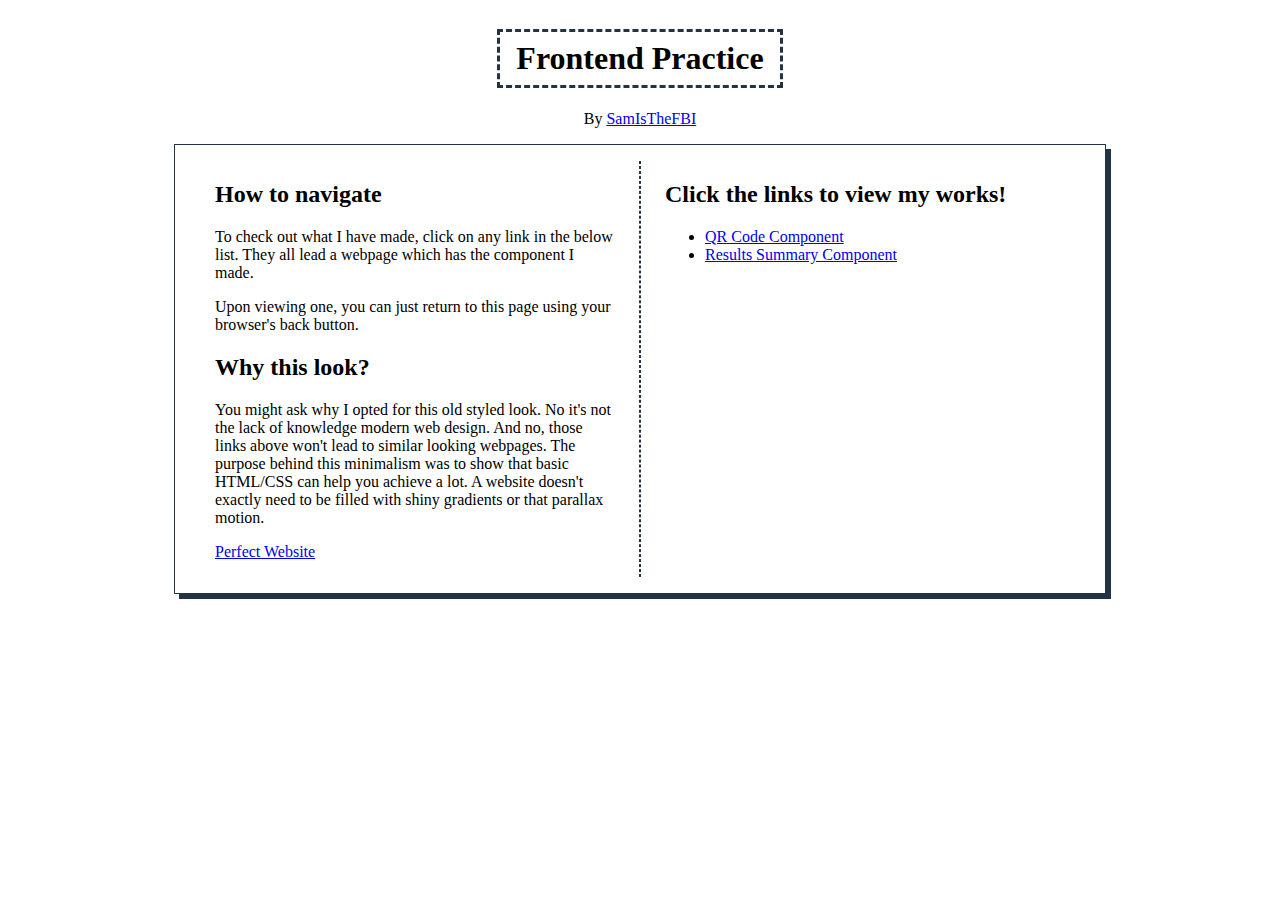
<file: index.html>
<!DOCTYPE html>
<html lang="en">
<head>
	<meta charset="UTF-8">
	<meta http-equiv="X-UA-Compatible" content="IE=edge">
	<meta name="viewport" content="width=device-width, initial-scale=1.0">
	<link rel="stylesheet" href="style.css">
	<title>Frontend Practice | SamIsTheFBI</title>
</head>
<body>
		<header>
			<h1>Frontend Practice</h1>
			<span>By <a href="https://github.com/SamIsTheFBI/">SamIsTheFBI</a></span>
		</header>
		<main>
			<div class="left-side">
				<h2>How to navigate</h2>	
				<p>To check out what I have made, click on any link in the below list. They all lead a webpage which has the component I made.</p>
				<p>Upon viewing one, you can just return to this page using your browser's back button.</p>
				<h2>Why this look?</h2>
				<p>You might ask why I opted for this old styled look. No it's not the lack of knowledge modern web design. And no, those links above won't lead to similar looking webpages. The purpose behind this minimalism was to show that basic HTML/CSS can help you achieve a lot. A website doesn't exactly need to be filled with shiny gradients or that parallax motion.</p>
				<p><a href="https://motherfuckingwebsite.com/">Perfect Website</a></p>
			</div>
			<div class="right-side">
				<h2>Click the links to view my works!</h2>
				<ul>
					<li><a href="./qr-code-component-main">QR Code Component</a></li>
					<li><a href="./results-summary-component-main">Results Summary Component</a></li>
				</ul>	
			</div>
		</main>
</body>
</html>
</file>
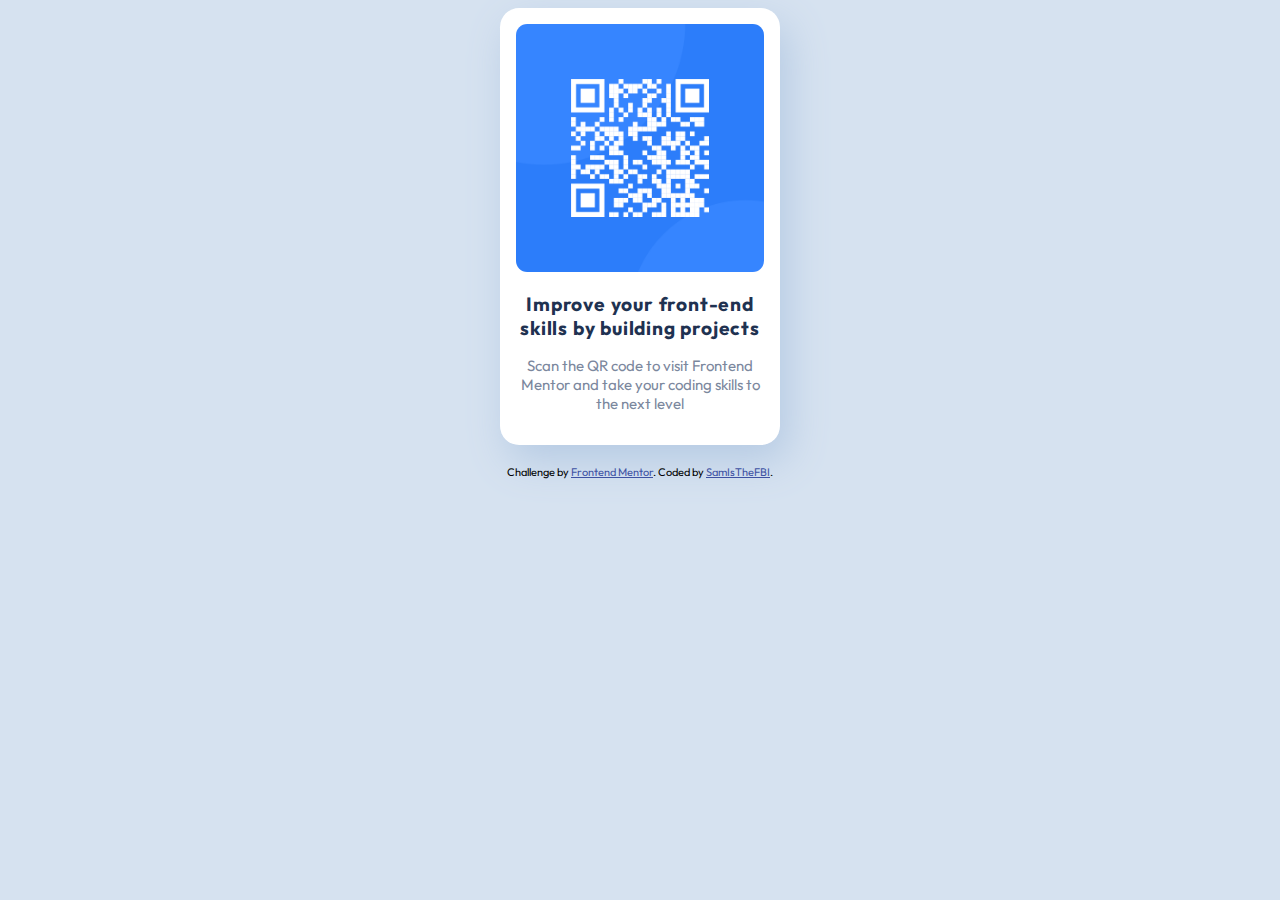
<file: qr-code-component-main/index.html>
<!DOCTYPE html>
<html lang="en">
<head>
  <meta charset="UTF-8">
  <meta name="viewport" content="width=device-width, initial-scale=1.0"> <!-- displays site properly based on user's device -->

  <link rel="icon" type="image/png" sizes="32x32" href="./images/favicon-32x32.png">
	<link rel="stylesheet" href="style.css">
  
  <title>Frontend Mentor | QR code component</title>
</head>
<body>
	<div class="card">
		<div class="card-image">
			<img src="./images/image-qr-code.png">
		</div>
		<div class="card-title">
			Improve your front-end skills by building projects
		</div>
		<div class="card-paragraph">
			Scan the QR code to visit Frontend Mentor and take your coding skills to the next level
		</div>
	</div>
		<br>
  <div class="attribution">
    Challenge by <a href="https://www.frontendmentor.io?ref=challenge" target="_blank">Frontend Mentor</a>. 
    Coded by <a href="#">SamIsTheFBI</a>.
  </div>
</body>
</html>
</file>
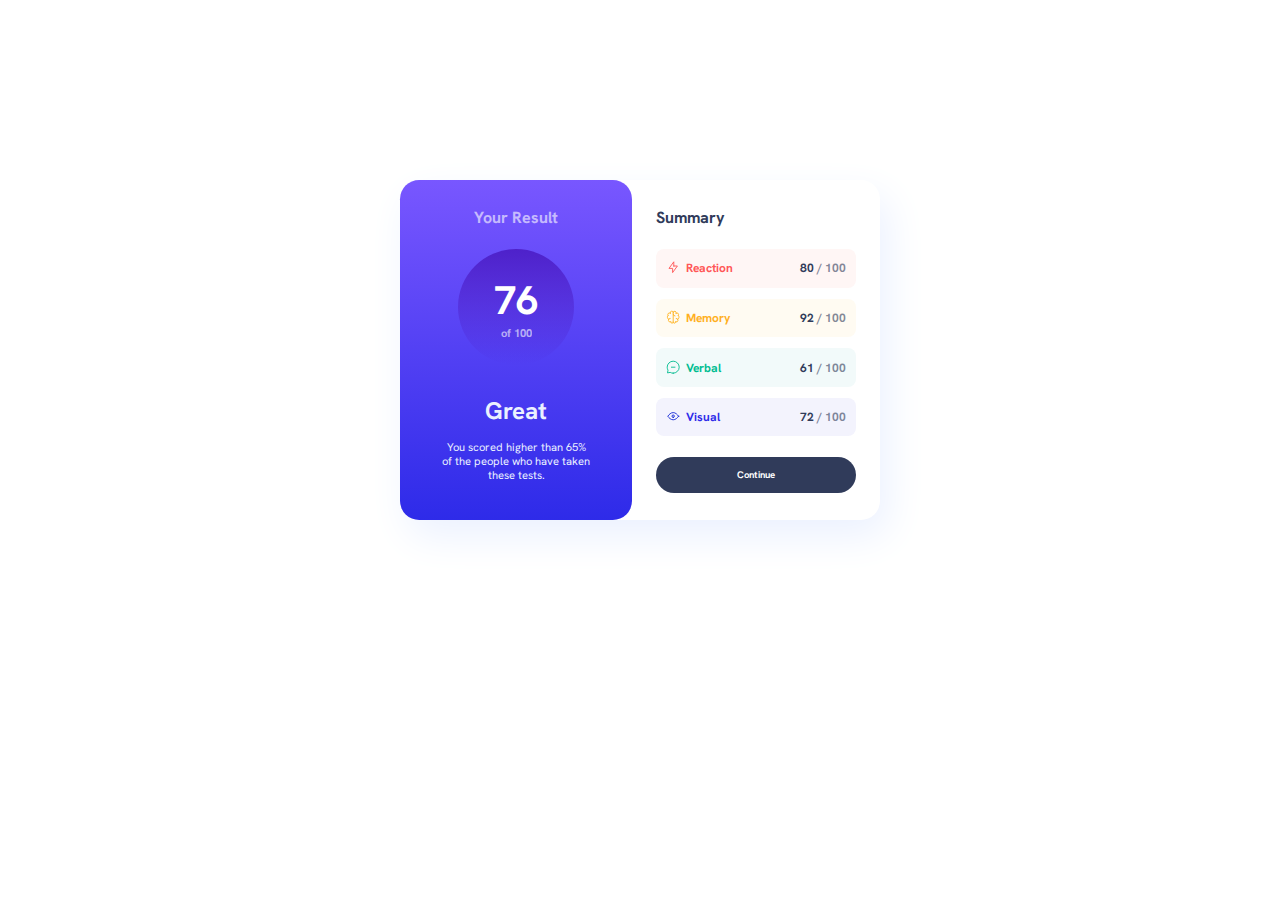
<file: results-summary-component-main/index.html>
<!DOCTYPE html>
<html lang="en">
<head>
  <meta charset="UTF-8">
  <meta name="viewport" content="width=device-width, initial-scale=1.0">
  <link rel="icon" type="image/png" sizes="32x32" href="./assets/images/favicon-32x32.png">
  <title>Frontend Mentor | Results summary component</title>
  <link rel="stylesheet" href="style.css">
</head>
<body>
	<div class="card">
		<div class="card-content">
			<div class="score">
				<span><faint>Your Result</faint></span>
				<div class="score-circle">
					<highlight>76</highlight>
					<faint>of 100</faint>
				</div>
				<p>
					<highlight>Great</highlight><br><br>You scored higher than 65% of the people who have taken these tests.
				</p>
			</div>
			<div class="stats">
				<span>Summary</span><br>
				<div class="stats-items">
					<div class="stats-item item-1">
						<div class="stats-item-name">
							<svg xmlns="http://www.w3.org/2000/svg" width=".9rem" height=".9rem" fill="none" viewBox="0 0 20 20"><path stroke="#F55" stroke-linecap="round" stroke-linejoin="round" stroke-width="1.25" d="M10.833 8.333V2.5l-6.666 9.167h5V17.5l6.666-9.167h-5Z"/></svg>
							&nbsp&nbspReaction
						</div>
						<div class="stats-item-score">80<faint> / 100</faint></div>
					</div>
					<div class="stats-item item-2">
						<div class="stats-item-name">
							<svg xmlns="http://www.w3.org/2000/svg" width=".9rem" height=".9rem" fill="none" viewBox="0 0 20 20"><path stroke="#FFB21E" stroke-linecap="round" stroke-linejoin="round" stroke-width="1.25" d="M5.833 11.667a2.5 2.5 0 1 0 .834 4.858"/><path stroke="#FFB21E" stroke-linecap="round" stroke-linejoin="round" stroke-width="1.25" d="M3.553 13.004a3.333 3.333 0 0 1-.728-5.53m.025-.067a2.083 2.083 0 0 1 2.983-2.824m.199.054A2.083 2.083 0 1 1 10 3.75v12.917a1.667 1.667 0 0 1-3.333 0M10 5.833a2.5 2.5 0 0 0 2.5 2.5m1.667 3.334a2.5 2.5 0 1 1-.834 4.858"/><path stroke="#FFB21E" stroke-linecap="round" stroke-linejoin="round" stroke-width="1.25" d="M16.447 13.004a3.334 3.334 0 0 0 .728-5.53m-.025-.067a2.083 2.083 0 0 0-2.983-2.824M10 3.75a2.085 2.085 0 0 1 2.538-2.033 2.084 2.084 0 0 1 1.43 2.92m-.635 12.03a1.667 1.667 0 0 1-3.333 0"/></svg>
							&nbsp&nbspMemory
						</div>
						<div class="stats-item-score">92<faint> / 100</faint></div>
					</div>
					<div class="stats-item item-3">
						<div class="stats-item-name">
							<svg xmlns="http://www.w3.org/2000/svg" width=".9rem" height=".9rem" fill="none" viewBox="0 0 20 20"><path stroke="#00BB8F" stroke-linecap="round" stroke-linejoin="round" stroke-width="1.25" d="M7.5 10h5M10 18.333A8.333 8.333 0 1 0 1.667 10c0 1.518.406 2.942 1.115 4.167l-.699 3.75 3.75-.699A8.295 8.295 0 0 0 10 18.333Z"/></svg>
							&nbsp&nbspVerbal
						</div>
						<div class="stats-item-score">61<faint> / 100</faint></div>
					</div>
					<div class="stats-item item-4">
						<div class="stats-item-name">
							<svg xmlns="http://www.w3.org/2000/svg" width=".9rem" height=".9rem" fill="none" viewBox="0 0 20 20"><path stroke="#1125D6" stroke-linecap="round" stroke-linejoin="round" stroke-width="1.25" d="M10 11.667a1.667 1.667 0 1 0 0-3.334 1.667 1.667 0 0 0 0 3.334Z"/><path stroke="#1125D6" stroke-linecap="round" stroke-linejoin="round" stroke-width="1.25" d="M17.5 10c-1.574 2.492-4.402 5-7.5 5s-5.926-2.508-7.5-5C4.416 7.632 6.66 5 10 5s5.584 2.632 7.5 5Z"/></svg>
							&nbsp&nbspVisual
						</div>
						<div class="stats-item-score">72<faint> / 100</faint></div>
					</div>
				</div>
				<br>
				<a href="#">Continue</a>
			</div>
		</div>
	</div>
</body>
</html>
</file>
<file: style.css>
body {
	display: grid;
	grid-template-columns: 1fr;
	place-items: center;
}

header {
	display: grid;
	place-items: center;
	text-align: center;
	padding-bottom: 1rem;
}

header > h1 {
	padding: .5rem 1rem;
	border: #234 3px dashed;
}

main {
	display: flex;
	border: #234 1px solid;
	padding: 1rem 2.5rem;
	min-height: 25rem;
	box-shadow: 5px 5px 0px #234;
}

.left-side {
	width: 25rem;
	border-right: #234 1px dashed;
	padding-right: 1.5rem;
}

.right-side {
	width: 25rem;
	border-left: #234 1px dashed;
	padding-left: 1.5rem;
}

ul {
	padding-bottom: 1rem;
}

@media screen and (max-width: 768px) {
	body {
		display: grid;
		grid-template-columns: 1fr;
		place-items: center;
	}
	main {
		display: grid;
		place-items: center;
		padding: 1px;
		width: 95vw;
		box-shadow: none;
	}

	.right-side {
		grid-row: 1;
		border-left: none;
		width: 75vw;
		border-bottom: #234 1px dashed;
		padding-right: 1.5rem;
		padding-left: 0rem;
	}

	.left-side {
		grid-row: 2;
		width: 75vw;
		border-right: none;
		border-top: #234 1px dashed;
	}
}
</file>
<file: qr-code-component-main/style.css>
:root {
	--white: hsl(0, 0%, 100%);
	--light-gray: hsl(212, 45%, 89%);
	--light-gray-shadow: hsl(212, 45%, 80%);
	--grayish-blue: hsl(220, 15%, 55%);
	--dark-blue: hsl(218, 44%, 22%);
}

@font-face {
	font-family: Outfit;
	src: url(./fonts/Outfit-VariableFont_wght.ttf);
}

body {
	min-width: 375px;
	max-width: 1440px;
	display: grid;
	place-items: center;
	background-color: var(--light-gray);
	font-family: Outfit;
}

.card {
	width: 15.5rem;
	border-radius: 1.2rem;
	background-color: var(--white);
	box-shadow: .5rem 1rem 40px var(--light-gray-shadow);
	padding: 1rem;
	display: grid;
	align-content: center;
	align-items: center;
	justify-items: center;
}

img {
	width: 15.5rem;
	border-radius: .7rem;
}

.card-title {
	padding: 1rem 0rem 1rem 0rem;
	text-align: center;
	color: var(--dark-blue);
	font-weight: 700;
	font-size: 1.2rem;
	letter-spacing: .05rem;
}

.card-paragraph {
	color: var(--grayish-blue);
	padding-bottom: 1rem;
	text-align: center;
	font-size: 15px;
	max-width: 25ch;
}

.attribution { font-size: 11px; text-align: center; }
.attribution a { color: hsl(228, 45%, 44%); }
</file>
<file: results-summary-component-main/style.css>
:root {
	--light-slate-blue: hsl(252, 100%, 67%);
	--light-royal-blue: hsl(241, 81%, 54%);
	--white: hsl(0, 0%, 100%);
	--pale-blue: hsl(221, 100%, 96%);
	--light-lavender: hsl(241, 100%, 89%);
	--dark-gray-blue: hsl(224, 30%, 27%);
	--violet-blue-circle: hsla(256, 72%, 46%, 1);
	--persian-blue-circle: hsla(241, 72%, 46%, 0);
	--light-red: hsl(0, 100%, 67%);
	--orangey-yellow: hsl(39, 100%, 56%);
	--green-teal: hsl(166, 100%, 37%);
	--cobalt-blue: hsl(234, 85%, 45%);
}

@font-face {
	font-family: HankenGrotesk;
	src: url(./assets/fonts/HankenGrotesk-VariableFont_wght.ttf);
}

body {
	min-width: 375px;
	max-width: 1440px;
	font-family: HankenGrotesk;
	display: grid;
	place-items: center;
	margin: 0px;
	padding: 20vh 20vw;
	background-color: var(--white);
}

.card {
	width: auto;
	border-radius: 1.2rem;
	background-color: var(--white);
	background-size: cover;
	box-shadow: .5rem 1rem 40px var(--pale-blue);
}

.card-content {
	display: flex;
	flex-direction: row;
	justify-content: center;
	align-content: center;
}

.score {
	display: grid;
	align-content: space-evenly;
	justify-items: center;
	text-align: center;
	color: var(--white);
	width: 12.5rem;
	height: auto;
	padding: .5rem 1rem .5rem 1rem;
	background-image: linear-gradient(to bottom, var(--light-slate-blue), var(--light-royal-blue));
	border-radius: 1.2rem;
}

.score-circle {
	height: 100px;
	width: 100px;
	display: grid;
	align-content: center;
	justify-items: center;
	border-radius: 50%;
	background-image: linear-gradient(to bottom, var(--violet-blue-circle), var(--persian-blue-circle));
	font-size: 0.7rem;
	padding: 0.5rem;
}

.score-circle highlight {
	font-size: 2.5rem;
}

.score span {
	font-weight: 700;
	height: 1.5rem;
}

.score > p {
	font-size: .7rem;
	width: 25ch;
	color: var(--pale-blue);
}

highlight {
	font-size: 1.5rem;
	font-weight: 700;
}

.stats {
	padding: 1.7rem 1.5rem 1.7rem 1.5rem;
	width: 12.5rem;
	display: grid;
	justify-items: stretch;
}

.stats > span {
	font-weight: 700;
	color: var(--dark-gray-blue); 
}

.stats-items {
	display: grid;
	gap: .7rem;
	justify-content: stretch;
}

.stats-item {
	padding: .7rem .6rem .7rem .6rem;
	font-size: 12px;
	border-radius: .5rem;
	display: flex;
	justify-content: space-between; 
	font-weight: 700;
}

.stats-item-name {
	display: flex;
	justify-content: space-between;
}

.stats-item-score {
	color: var(--dark-gray-blue);
}

faint {
	opacity: .6;
	font-weight: 700;
}

.item-1 {
	color: var(--light-red);
	background-color: #FFF6F5;
}

.item-2 {
	color: var(--orangey-yellow);
	background-color: #FFFBF2;
}

.item-3 {
	color: var(--green-teal);
	background-color: #F2FAFA;
}

.item-4 {
	color: var(--light-royal-blue);
	background-color: #F3F3FD;
}

a {
	border-radius: 1.5rem;
	background-color: var(--dark-gray-blue);
	text-decoration: none;
	color: var(--white);
	font-size: .6rem;
	font-weight: 700;
	text-align: center;
	padding: .7rem 2rem .7rem 2rem;
}

a:active {
	background-image: linear-gradient(to bottom, var(--light-slate-blue), var(--light-royal-blue));
}

@media screen and (max-width: 480px) {
	body {
		width: 100%;
		padding: 0px;
	}

	.card {
		height: 100vh;
		width: 100%;
		box-shadow: none;
		border-radius: 0px;
	}

	.card-content {
		display: block;
		width: auto;
		border-radius: none;
	}

	.score {
		border-radius: 0rem 0rem 1.2rem 1.2rem;
		width: auto;
		padding: 1.5rem 0rem 1.5rem 0rem;
		display: grid;
		justify-items: center;
		gap: 1rem;
	}

	.score-circle {
		padding: 1rem;
	}

	.score-circle highlight {
		font-size: 3rem;
	}
	.score > p {
		font-size: 1rem;
		width: 30ch;
	}

	.stats {
		width: auto;
	}

	a, span {
		font-size: 1.2rem;
	}

	.stats-items {
		gap: 1rem;
	}

	.stats-item {
		padding: 1rem;
		font-size: 1rem;
	}
}
</file>
